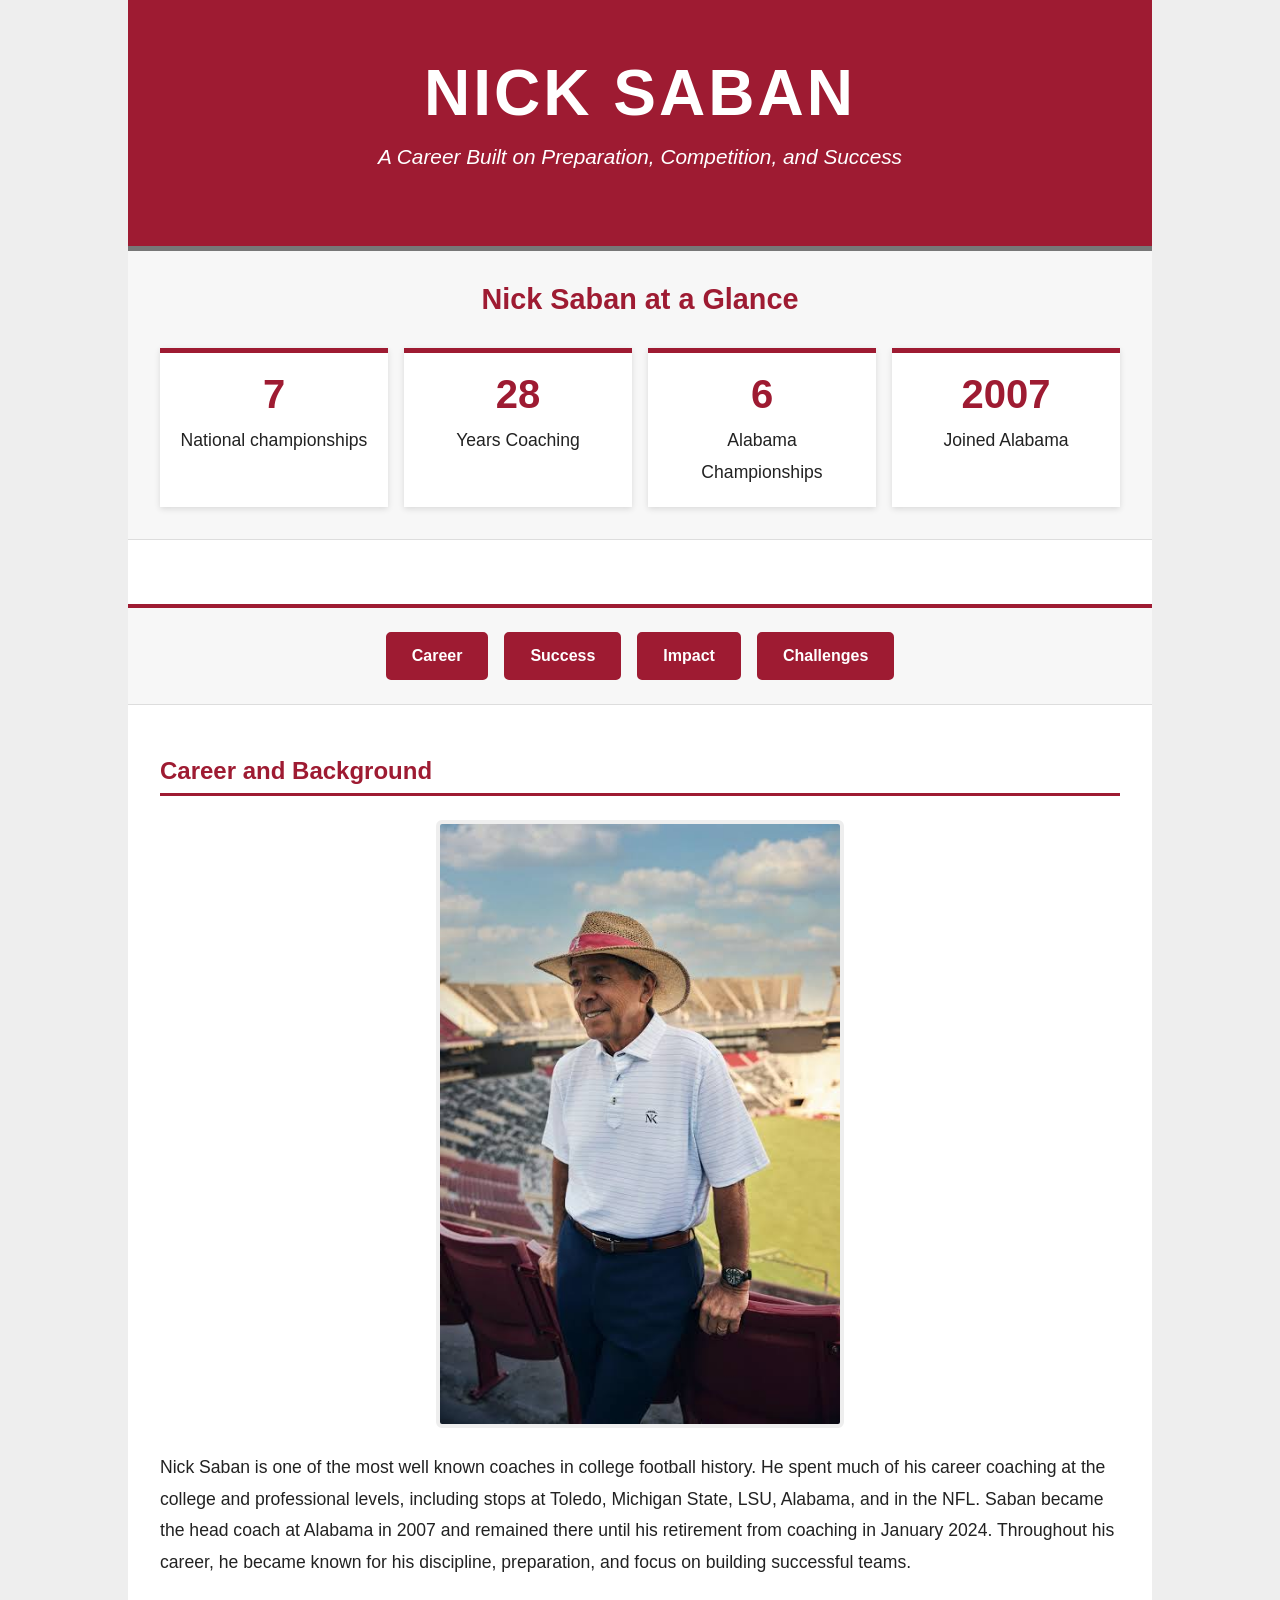
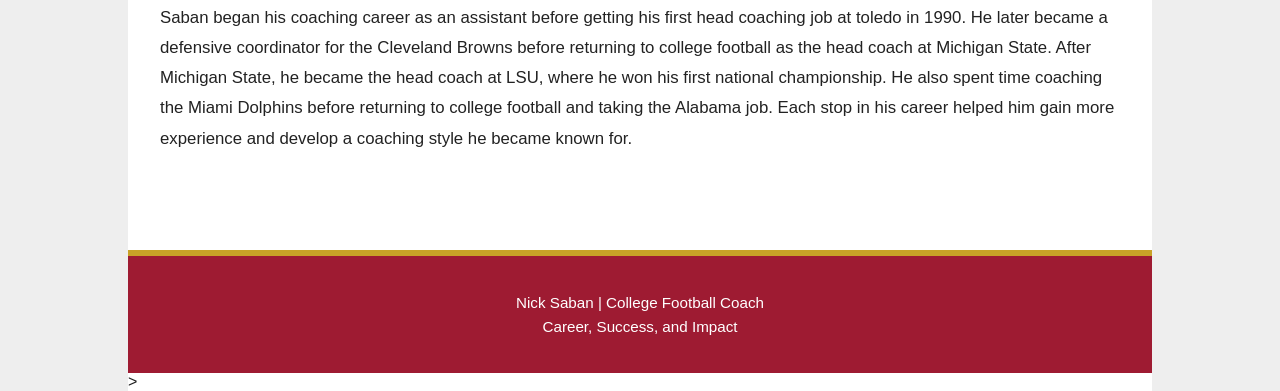
<file: index.html>
<!DOCTYPE html>
<html lang="en">
<head>
  <meta charset="UTF-8">
  <meta name="viewport" content="width=device-width, initial-scale=1.0">
  <title>Nick Saban</title>
  <link rel="stylesheet" href="styles.css">
</head>

<body>

<div class="wrapper">

  <header class="banner">
    <h1>Nick Saban</h1>
    <p>A Career Built on Preparation, Competition, and Success</p>
    </header>
<section class="facts">
<h2>Nick Saban at a Glance</h2>
<div class="fact-container">
<div class="fact">
  <h3>7</h3>
  <p>National championships</p>
</div>
<div class="fact">
<h3>28</h3>
<p>Years Coaching</p>
</div>

<div class="fact">
  <h3>6</h3>
  <p>Alabama Championships</p>
</div>
<div class="fact">
<h3>2007</h3>
<p>Joined Alabama</p>
</div>

  </div>
</section>

    <nav>
      <ul>
        <li><a href="index.html">Career</a></li>
        <li><a href="success.html">Success</a></li>
        <li><a href="impact.html">Impact</a></li>
        <li><a href="challenges.html">Challenges</a></li>
      </ul>

      </nav>
  
      <main>
      <section id="career">
<h2>Career and Background</h2>
<img src="images/NICK SABAN PICTURE.jfif" alt="Nick saban">

 <p>Nick Saban is one of the most well known coaches in college football history. He spent much of his career coaching at the college and professional levels, including stops at Toledo, Michigan State, LSU, Alabama, and in the NFL. Saban became the head coach at Alabama in 2007 and remained there until his retirement from coaching in January 2024. Throughout his career, he became known for his discipline, preparation, and focus on building successful teams.</p>

 <p>Saban began his coaching career as an assistant before getting his first head coaching job at toledo in 1990. He later became a defensive coordinator for the Cleveland Browns before returning to college football as the head coach at Michigan State. After Michigan State, he became the head coach at LSU, where he won his first national championship. He also spent time coaching the Miami Dolphins before returning to college football and taking the Alabama job. Each stop in his career helped him gain more experience and develop a coaching style he became known for.</p>
 </section>




</main>

<footer>
  <p>Nick Saban | College Football Coach</p>
  <p>Career, Success, and Impact</p>
</footer>>

 </div>

</body>
</html>
</file>
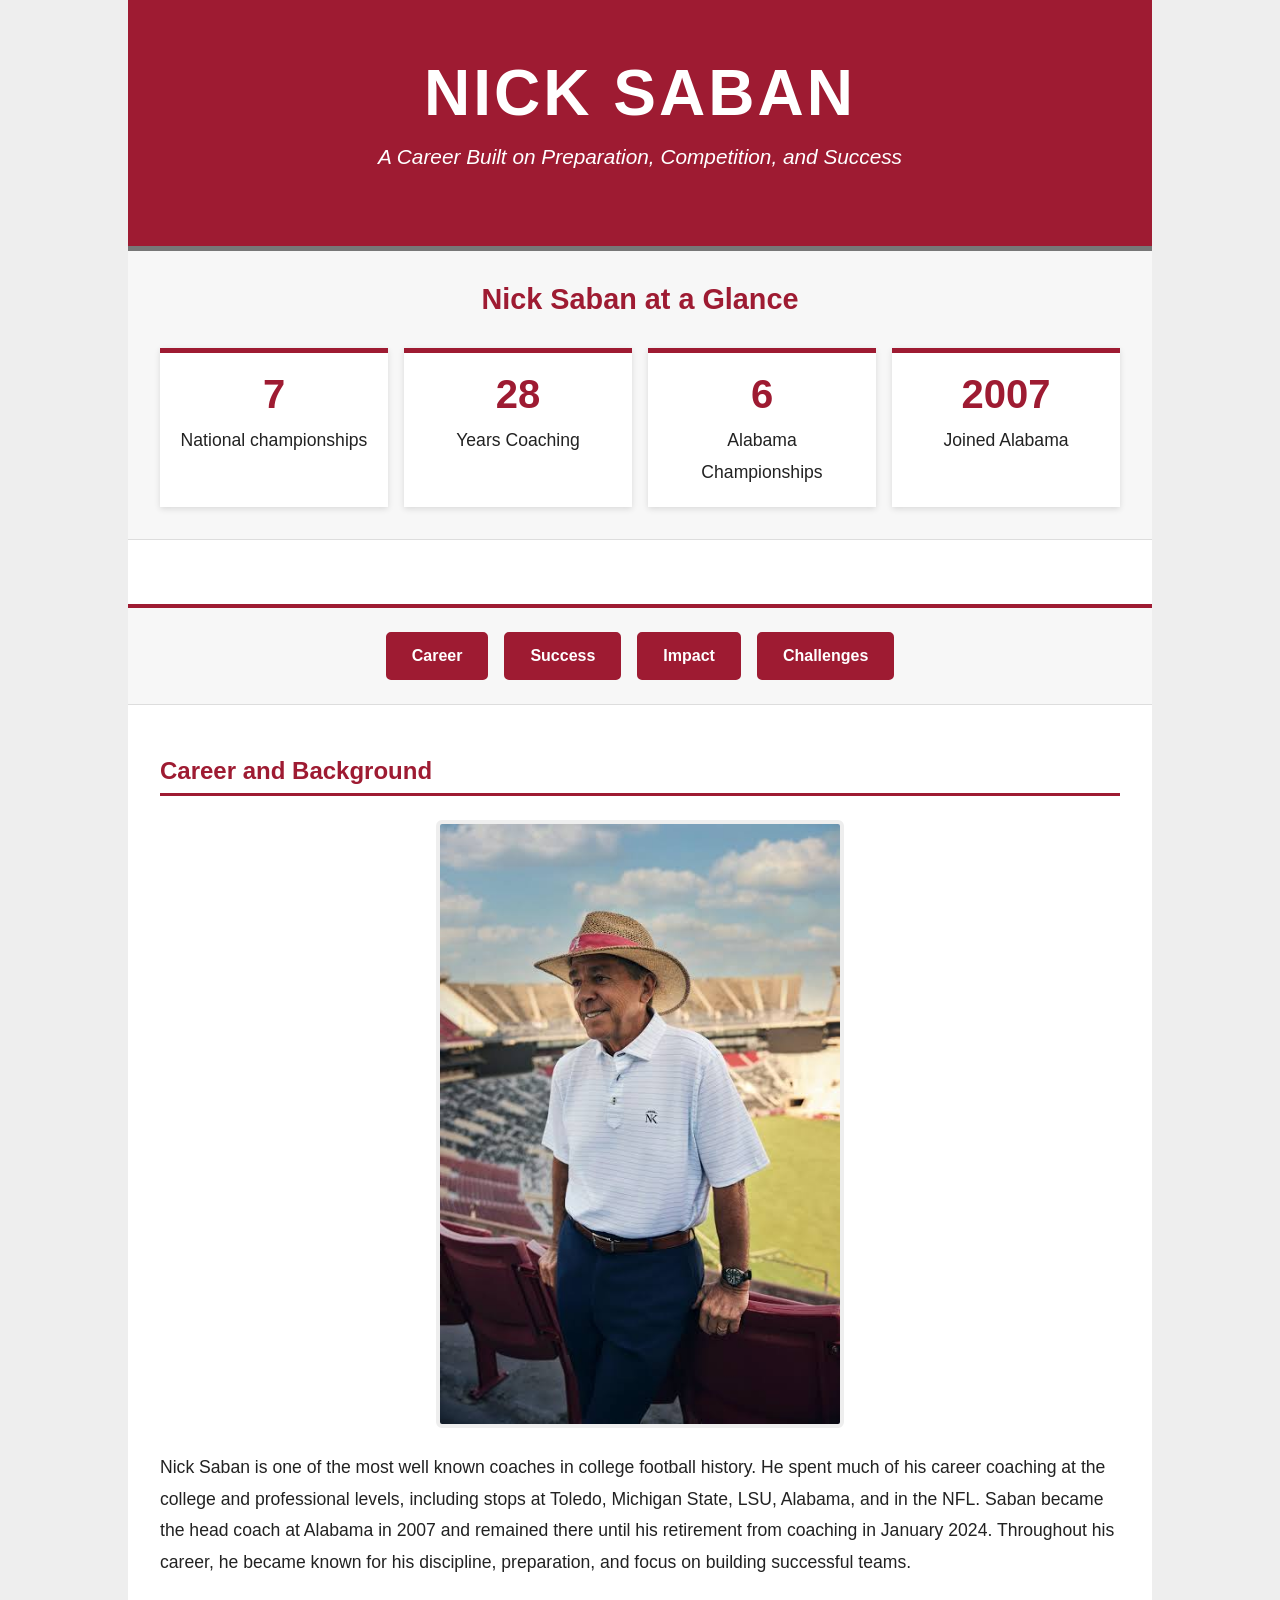
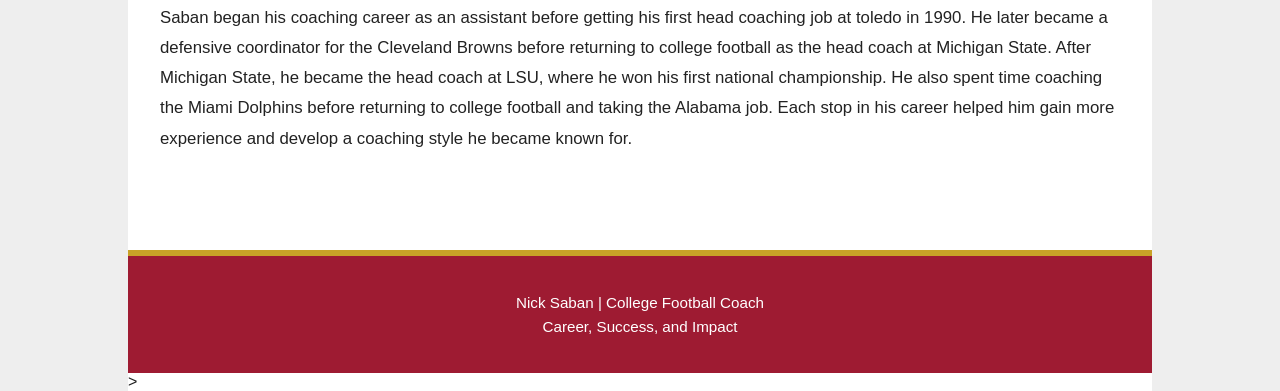
<file: career.html>
<!DOCTYPE html>
<html lang="en">
<head>
  <meta charset="UTF-8">
  <meta name="viewport" content="width=device-width, initial-scale=1.0">
  <title>Nick Saban</title>
  <link rel="stylesheet" href="styles.css">
</head>

<body>

<div class="wrapper">

  <header class="banner">
    <h1>Nick Saban</h1>
    <p>A Career Built on Preparation, Competition, and Success</p>
    </header>
<section class="facts">
<h2>Nick Saban at a Glance</h2>
<div class="fact-container">
<div class="fact">
  <h3>7</h3>
  <p>National championships</p>
</div>
<div class="fact">
<h3>28</h3>
<p>Years Coaching</p>
</div>

<div class="fact">
  <h3>6</h3>
  <p>Alabama Championships</p>
</div>
<div class="fact">
<h3>2007</h3>
<p>Joined Alabama</p>
</div>

  </div>
</section>

    <nav>
      <ul>
        <li><a href="career.html">Career</a></li>
        <li><a href="success.html">Success</a></li>
        <li><a href="impact.html">Impact</a></li>
        <li><a href="challenges.html">Challenges</a></li>
      </ul>

      </nav>
  
      <main>
      <section id="career">
<h2>Career and Background</h2>
<img src="images/NICK SABAN PICTURE.jfif" alt="Nick saban">

 <p>Nick Saban is one of the most well known coaches in college football history. He spent much of his career coaching at the college and professional levels, including stops at Toledo, Michigan State, LSU, Alabama, and in the NFL. Saban became the head coach at Alabama in 2007 and remained there until his retirement from coaching in January 2024. Throughout his career, he became known for his discipline, preparation, and focus on building successful teams.</p>

 <p>Saban began his coaching career as an assistant before getting his first head coaching job at toledo in 1990. He later became a defensive coordinator for the Cleveland Browns before returning to college football as the head coach at Michigan State. After Michigan State, he became the head coach at LSU, where he won his first national championship. He also spent time coaching the Miami Dolphins before returning to college football and taking the Alabama job. Each stop in his career helped him gain more experience and develop a coaching style he became known for.</p>
 </section>




</main>

<footer>
  <p>Nick Saban | College Football Coach</p>
  <p>Career, Success, and Impact</p>
</footer>>

 </div>

</body>
</html>
</file>
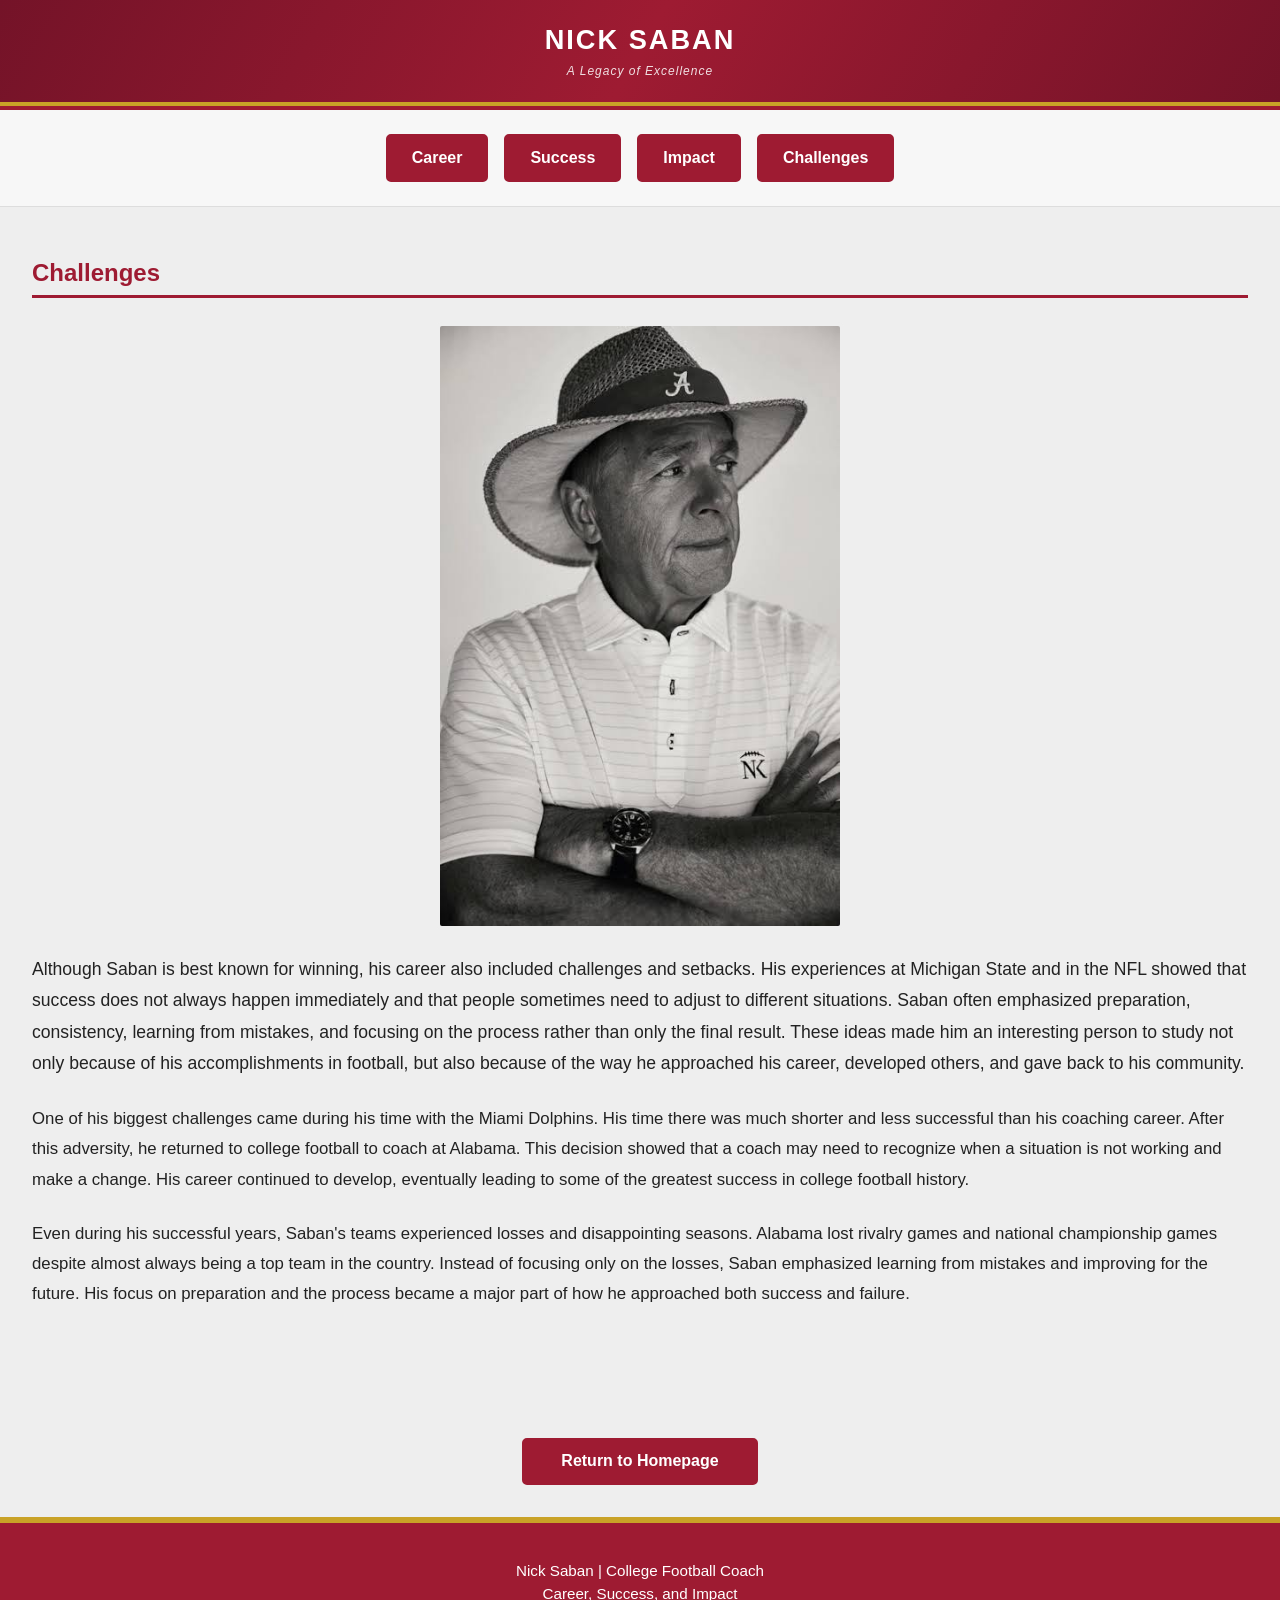
<file: challenges.html>
<!DOCTYPE html>
<html lang="en">
<head>
  <meta charset="UTF-8">
  <meta name="viewport" content="width=device-width, initial-scale=1.0">
  <title>Nick Saban - Challenges</title>
  <link rel="stylesheet" href="styles.css">
</head>
<body>
  <header class="subpage-header">
    <h1>Nick Saban</h1><p>A Legacy of Excellence</p></header>
  <nav>
      <ul>
        <li><a href="index.html">Career</a></li>
        <li><a href="success.html">Success</a></li>
        <li><a href="impact.html">Impact</a></li>
        <li><a href="challenges.html">Challenges</a></li>
      </ul>

      </nav>
  <main>
  <section id="challenges">
  <h2>Challenges</h2>
 <img src="images/images.jfif" alt="">
 <p>Although Saban is best known for winning, his career also included challenges and setbacks. His experiences at Michigan State and in the NFL showed that success does not always happen immediately and that people sometimes need to adjust to different situations. Saban often emphasized preparation, consistency, learning from mistakes, and focusing on the process rather than only the final result. These ideas made him an interesting person to study not only because of his accomplishments in football, but also because of the way he approached his career, developed others, and gave back to his community.</p>
 
 <p>One of his biggest challenges came during his time with the Miami Dolphins. His time there was much shorter and less successful than his coaching career. After this adversity, he returned to college football to coach at Alabama. This decision showed that a coach may need to recognize when a situation is not working and make a change. His career continued to develop, eventually leading to some of the greatest success in college football history.</p>

 <p>Even during his successful years, Saban's teams experienced losses and disappointing seasons. Alabama lost rivalry games and national championship games despite almost always being a top team in the country. Instead of focusing only on the losses, Saban emphasized learning from mistakes and improving for the future. His focus on preparation and the process became a major part of how he approached both success and failure.</p>
 </section>
</main>
<a href="index.html" class="home-button">Return to Homepage</a>
 <footer>
  <p>Nick Saban | College Football Coach</p>
  <p>Career, Success, and Impact</p>
</footer>

</body>


</html>
</file>
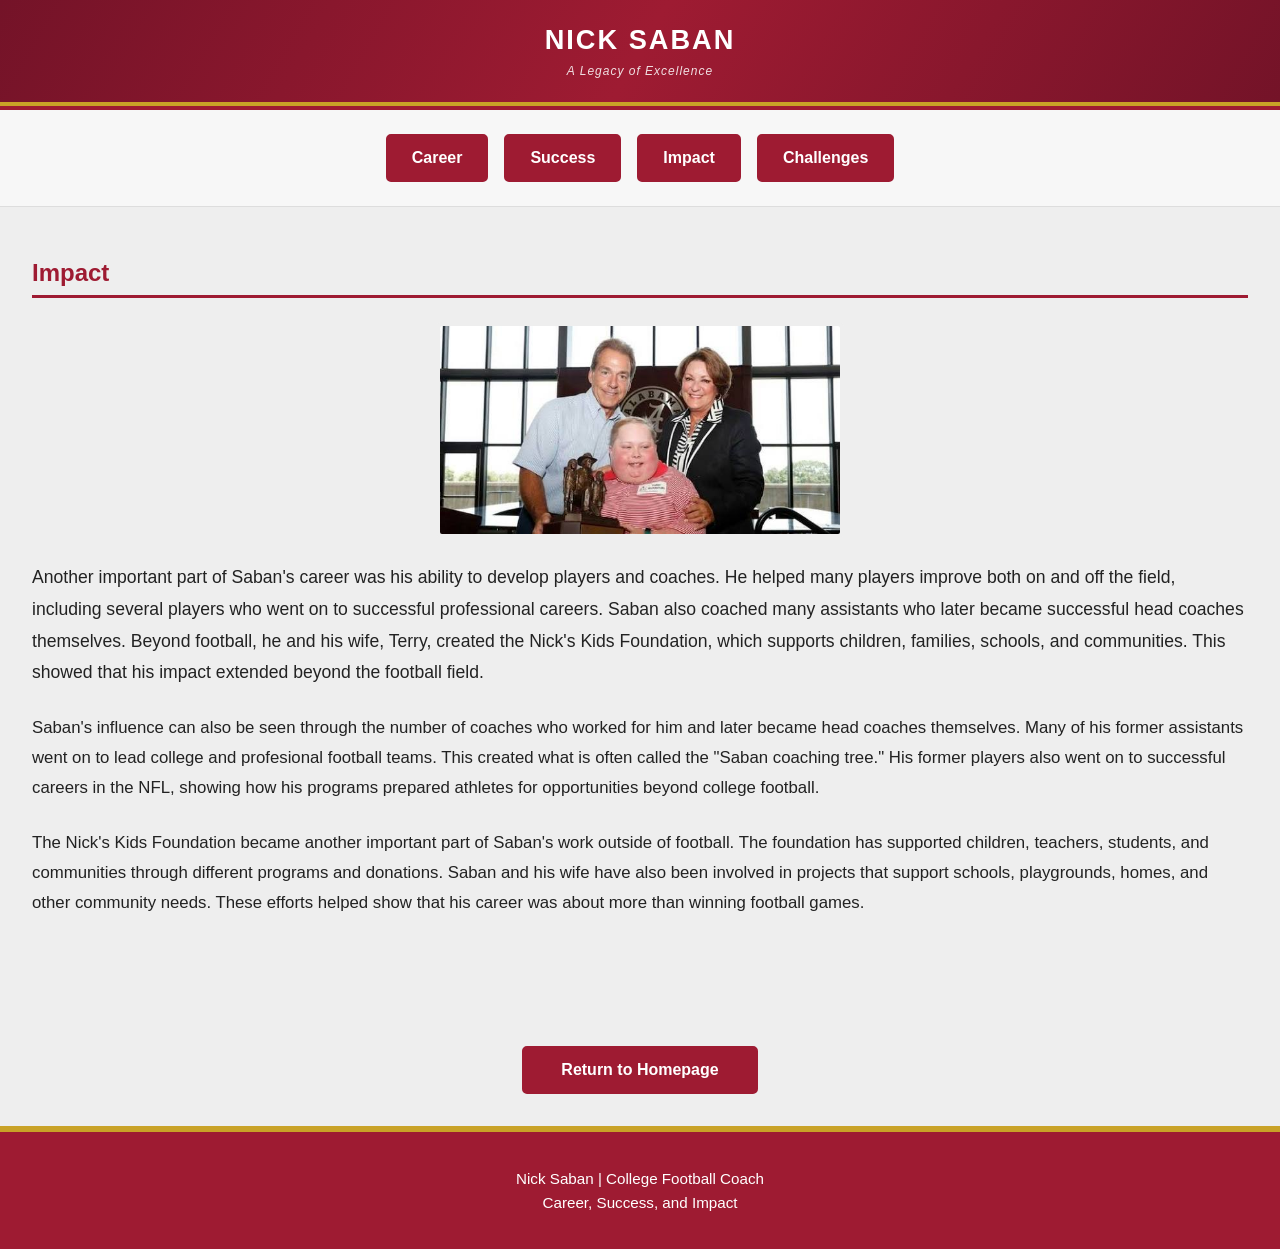
<file: impact.html>
<!DOCTYPE html>
<html lang="en">
<head>
  <meta charset="UTF-8">
  <meta name="viewport" content="width=device-width, initial-scale=1.0">
  <title>Nick Saban - Impact</title>
  <link rel="stylesheet" href="styles.css">
</head>
<body>
  <header class="subpage-header">
    <h1>Nick Saban</h1><p>A Legacy of Excellence</p></header>
  <nav>
      <ul>
        <li><a href="index.html">Career</a></li>
        <li><a href="success.html">Success</a></li>
        <li><a href="impact.html">Impact</a></li>
        <li><a href="challenges.html">Challenges</a></li>
      </ul>

      </nav>
  <main>
  <section id="impact">
 <h2>Impact</h2>
 <img src="images/nicks kids.jfif" alt="">
 <p>Another important part of Saban's career was his ability to develop players and coaches. He helped many players improve both on and off the field, including several players who went on to successful professional careers. Saban also coached many assistants who later became successful head coaches themselves. Beyond football, he and his wife, Terry, created the Nick's Kids Foundation, which supports children, families, schools, and communities. This showed that his impact extended beyond the football field.</p>

 <p>Saban's influence can also be seen through the number of coaches who worked for him and later became head coaches themselves. Many of his former assistants went on to lead college and profesional football teams. This created what is often called the "Saban coaching tree." His former players also went on to successful careers in the NFL, showing how his programs prepared athletes for opportunities beyond college football.</p>

 <p>The Nick's Kids Foundation became another important part of Saban's work outside of football. The foundation has supported children, teachers, students, and communities through different programs and donations. Saban and his wife have also been involved in projects that support schools, playgrounds, homes, and other community needs. These efforts helped show that his career was about more than winning football games.</p>
</section>
</main>
<a href="index.html" class="home-button">Return to Homepage</a>
<footer>
  <p>Nick Saban | College Football Coach</p>
  <p>Career, Success, and Impact</p>
</footer>
</body>

</html>
</file>
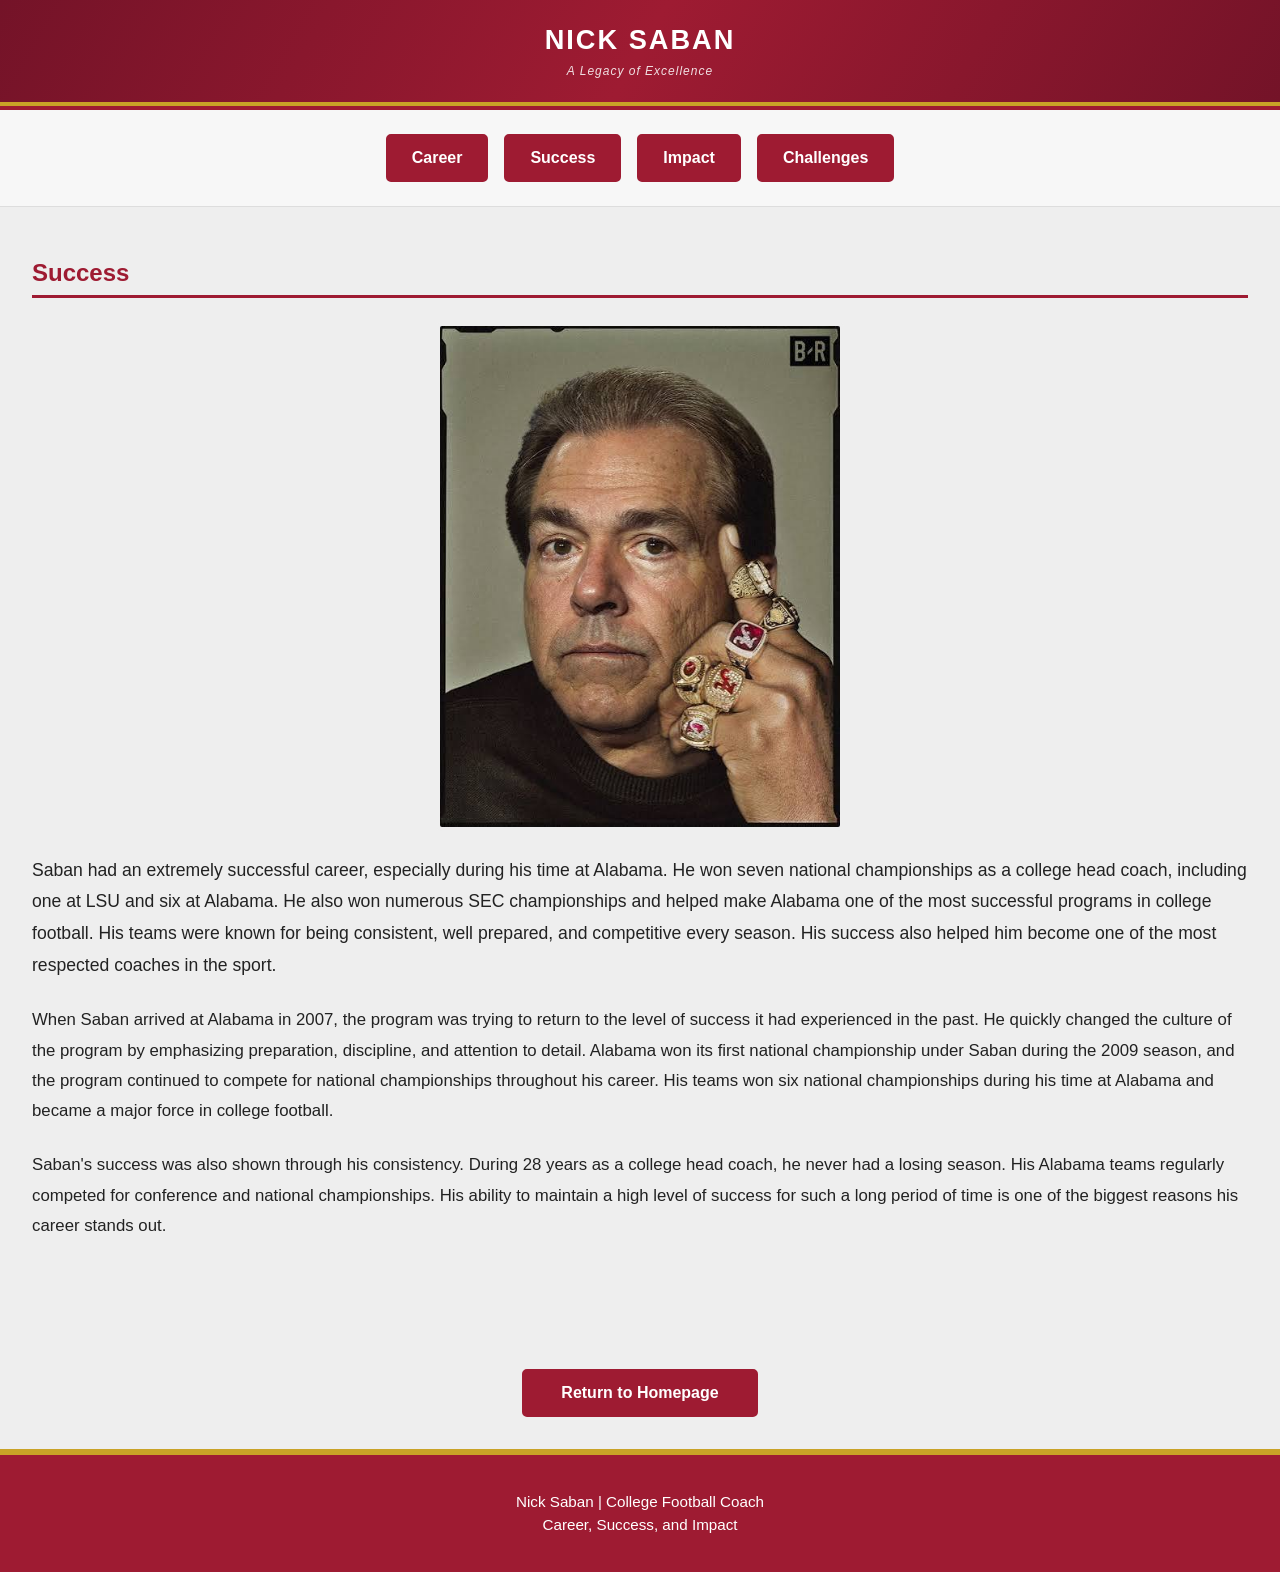
<file: success.html>
<!DOCTYPE html>
<html lang="en">
<head>
  <meta charset="UTF-8">
  <meta name="viewport" content="width=device-width, initial-scale=1.0">
  <title>Nick Saban - Success</title>
  <link rel="stylesheet" href="styles.css">
</head>
<body>
  <header class="subpage-header">
    <h1>Nick Saban</h1><p>A Legacy of Excellence</p></header>
  <nav>
      <ul>
        <li><a href="index.html">Career</a></li>
        <li><a href="success.html">Success</a></li>
        <li><a href="impact.html">Impact</a></li>
        <li><a href="challenges.html">Challenges</a></li>
      </ul>

      </nav>
   
  <main>
  <section id="success">
 <h2>Success</h2>
 <img src="images/NICK SABAN RINGS.jfif" alt="Nick saban and his 6 alabama championship rings">
 <p>Saban had an extremely successful career, especially during his time at Alabama. He won seven national championships as a college head coach, including one at LSU and six at Alabama. He also won numerous SEC championships and helped make Alabama one of the most successful programs in college football. His teams were known for being consistent, well prepared, and competitive every season. His success also helped him become one of the most respected coaches in the sport.</p>

 <p>When Saban arrived at Alabama in 2007, the program was trying to return to the level of success it had experienced in the past. He quickly changed the culture of the program by emphasizing preparation, discipline, and attention to detail. Alabama won its first national championship under Saban during the 2009 season, and the program continued to compete for national championships throughout his career. His teams won six national championships during his time at Alabama and became a major force in college football.</p>

 <p>Saban's success was also shown through his consistency. During 28 years as a college head coach, he never had a losing season. His Alabama teams regularly competed for conference and national championships. His ability to maintain a high level of success for such a long period of time is one of the biggest reasons his career stands out.</p>
</section>
</main>
<a href="index.html" class="home-button">Return to Homepage</a>
<footer>
  <p>Nick Saban | College Football Coach</p>
  <p>Career, Success, and Impact</p>
</footer>
</body>


</html>
</file>
<file: styles.css>
body{
  margin: 0px;
  font-family: Arial, Helvetica, sans-serif;
  background-color: #eeeeee;
  color: #222222;
}

.wrapper{
  max-width: 64rem;
  margin: 0 auto;
  background-color: white;
}

.banner{
  background-color: #9e1b32;
  color: white;
  text-align: center;
  padding: 3.5rem 1rem;
  border-bottom: 5px solid #777777;
}

.banner h1{
  margin: 0;
  font-size: 4rem;
  letter-spacing: 3px;
  text-transform: uppercase;
}

.banner p{
  margin-top: 15px;
  font-size: 1.3rem;
  font-style: italic;
}

.facts {
  background-color: #f7f7f7;
  text-align: center;
  padding: 2rem;
  border-bottom: 1px solid #dddddd;
}

.facts h2 {
  color: #9e1b32;
  font-size: 1.8rem;
  margin-top: 0;
  margin-bottom: 1.5rem;
  border-bottom: none;
}

.fact-container {
  display: flex;
  justify-content: space-around;
  align-items: stretch;
  gap: 1rem;
}

.fact {
  flex: 1;
  background-color: white;
  border-top: 5px solid #9e1b32;
  padding: 1.2rem;
  box-shadow: 0 2px 6px rgba(0, 0, 0, 0.12);
}

.fact h3{
color: #9e1b32;
font-size: 2.5rem;
margin: 0;
}

.fact p{
  font-size: 0.95rem;
  margin: 0.5rem 0 0;
}

@media (max-width: 48rem) {
  .fact-container{
    flex-direction: column;
  }
}

nav {
  background-color: #f7f7f7;
  padding: 1.5rem;
  border-top: 4px solid #9e1b32;
border-bottom: 1px solid #dddddd;
}

nav ul{
  display: flex;
  flex-wrap: wrap;
  justify-content: center;
  align-items: center;
  gap: 1rem;
  margin: 0;
  padding: 0;

}

nav li {
  list-style-type: none;
}

nav a {
  display: block;
  padding: 0.8rem 1.5rem;
  text-decoration: none;
  color: white;
  background-color: #9e1b32;
  border: 2px solid #9e1b32;
  border-radius: 5px;
  font-weight: bold;
  transition: 0.3s;
}

nav a:hover {
  background-color: white;
  color: #9e1b32;
  border: 2px solid #9e1b32;
}

main {
  padding: 2rem;
}

h2 {
  color: #9e1b32;
  font-size: 2.2 rem;
  margin-bottom: 1rem;
  padding-bottom: 0.5rem;
  border-bottom: 3px solid #9e1b32;
}

section {
  margin-bottom: 4rem;
}

section img {
  width: 100%;
  max-width: 400px;
  height: auto;
  display: block;
  margin: 1.5rem auto;
  border: 4px solid #eeeeee;
  border-radius: 6px;
}

footer {
  background-color: #9e1b32;
  color: white;
  text-align: center;
  padding: 2rem 1rem;
  border-top: 6px solid #c9a227;
}

footer p{
  margin: 0.4rem 0;
  font-size: 0.95rem;

}

section p {
  line-height: 1.8;
  font-size: 1.05rem;
  margin-top: 1rem;
  margin-bottom: 1.5rem;
}

section p:first-of-type {
  font-size: 1.1rem;
}

section p{
  font-family: 'Trebuchet MS', 'Lucida Sans Unicode', 'Lucida Grande', 'Lucida Sans', Arial, sans-serif;
  line-height: 1.8;
  font-size: 1.05rem;
}


@media (max-width: 48rem) {
  main {
    padding: 1rem;
  }
  

  nav ul {
    flex-direction: column;
  }
  nav a {
    width: 250px;
    text-align: center;
  }
}

.home-button {
  display: block;
  width: 200px;
  margin: 2rem auto;
  padding: 0.8rem 1rem;
  text-align: center;
  text-decoration: none;
  color: white;
  background-color: #9e1b32;
  border: 2px solid #9e1b32;
  border-radius: 5px;
  font-weight: bold;

}

.home-button:hover {
  background-color: white;
  color: #9e1b32;
}

.subpage-header {
  background: linear-gradient(120deg, #741328, #9e1b32, #741328);
  color: white;
  text-align: center;
  padding: 1.5rem 1rem;
  border-bottom: 4px solid #c9a227;
  box-shadow: 0 3px 8px rgba(0, 0, 0, 0.15);
}

.subpage-header h1 {
  font-size: 2.2rem;
  font-weight: bold;
  letter-spacing: 2px;
  text-transform: uppercase;
  margin: 0;
}

.subpage-header p {
  color: #f0dfe2;
  font-size: 0.9rem;
  letter-spacing: 2px;
  font-style: italic;
  margin: 0.5rem 0 0;
}

@media (max-width: 48rem) {
  .subpage-header {
    padding: 1.2rem 0.8rem;
  }
}

.subpage-header h1 {
  font-size: 1.7rem;
}

.subpage-header p {
  font-size: 0.75rem;
  letter-spacing: 1px;
}
</file>
